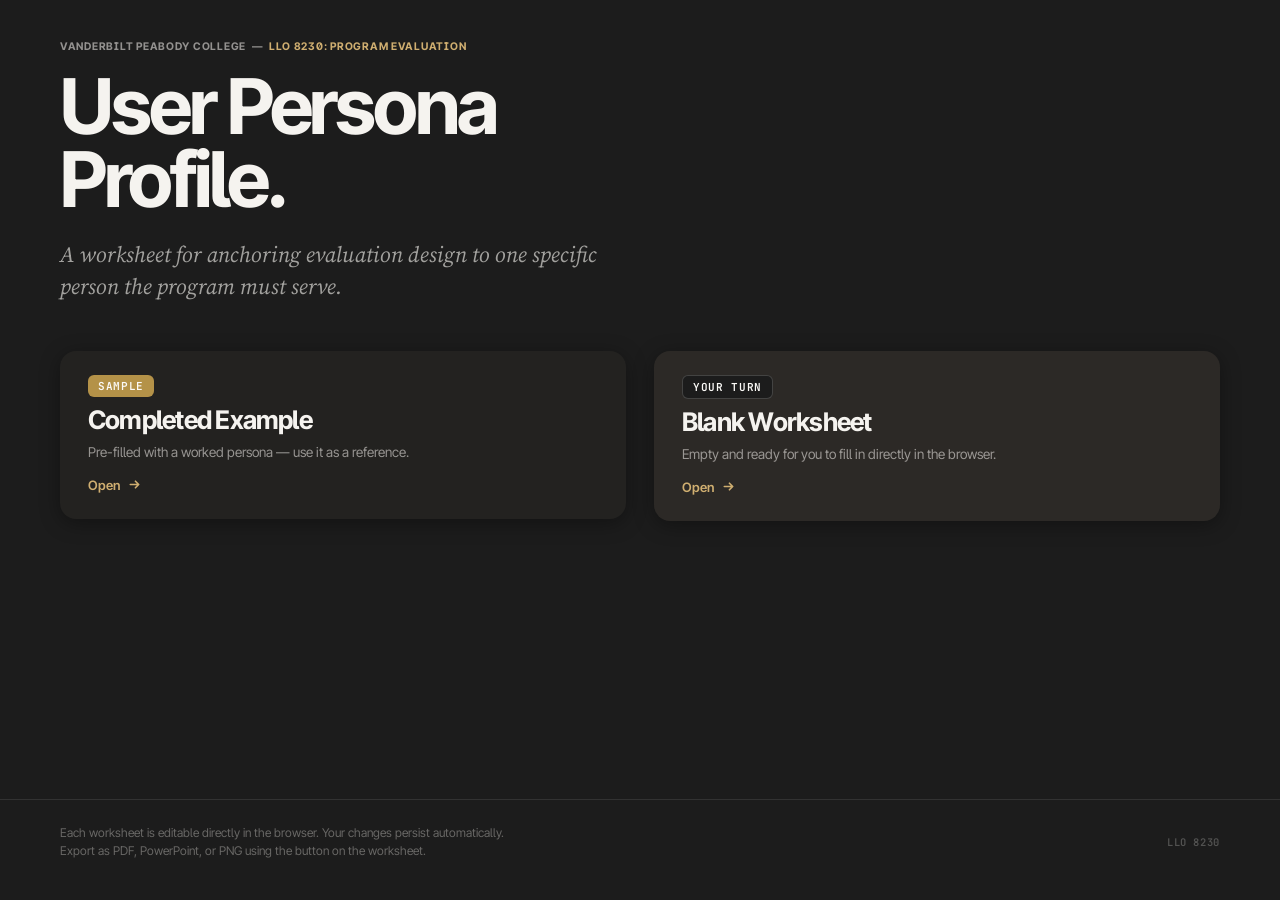
<file: index.html>
<!doctype html>
<html lang="en">
<head>
<meta charset="utf-8" />
<meta name="viewport" content="width=device-width,initial-scale=1" />
<title>User Persona Profile · LLO 8230 · Vanderbilt Peabody</title>

<link rel="preconnect" href="https://fonts.googleapis.com" />
<link rel="preconnect" href="https://fonts.gstatic.com" crossorigin />
<link href="https://fonts.googleapis.com/css2?family=Inter+Tight:wght@400;500;600;700&family=Source+Serif+4:ital,opsz,wght@0,8..60,400;0,8..60,600;1,8..60,400;1,8..60,500&family=JetBrains+Mono:wght@600&display=swap" rel="stylesheet" />

<style>
  *, *::before, *::after { box-sizing: border-box; margin: 0; padding: 0; }

  :root {
    --black:   #1C1C1C;
    --ink:     #2A2825;
    --cream:   #F5F3EF;
    --paper:   #FBFAF7;
    --sand:    #E0D5C0;
    --gold:    #CFAE70;
    --gold-d:  #B49248;
    --oak:     #946E24;
    --rule:    #D8D2C5;
    --muted:   #6F6A60;
    --sans:    "Inter Tight", system-ui, sans-serif;
    --serif:   "Source Serif 4", Georgia, serif;
    --mono:    "JetBrains Mono", ui-monospace, monospace;
  }

  html, body {
    min-height: 100vh;
    background: var(--black);
    color: var(--cream);
    font-family: var(--sans);
    -webkit-font-smoothing: antialiased;
    font-feature-settings: "ss01","ss02","kern";
  }

  /* ── Layout ──────────────────────────────────────── */

  .page {
    min-height: 100vh;
    display: flex;
    flex-direction: column;
  }

  .header {
    padding: 40px 60px 0;
    display: flex;
    flex-direction: column;
    gap: 18px;
  }

  .eyebrow {
    font-size: 10.5px;
    font-weight: 700;
    letter-spacing: 0.07em;
    text-transform: uppercase;
    color: rgba(245,243,239,0.55);
    white-space: nowrap;
  }
  .eyebrow span { color: var(--gold); }

  .hero-title {
    font-family: var(--sans);
    font-size: clamp(40px, 6vw, 80px);
    font-weight: 700;
    letter-spacing: -0.04em;
    line-height: 0.95;
    color: var(--cream);
  }

  .hero-sub {
    font-family: var(--serif);
    font-style: italic;
    font-size: clamp(16px, 2vw, 22px);
    font-weight: 400;
    color: rgba(245,243,239,0.62);
    line-height: 1.45;
    max-width: 580px;
    margin-top: 4px;
  }

  /* ── Cards ───────────────────────────────────────── */

  .cards {
    flex: 1;
    display: grid;
    grid-template-columns: 1fr 1fr;
    gap: 28px;
    padding: 48px 60px 60px;
    align-items: start;
  }

  .card {
    display: flex;
    flex-direction: column;
    gap: 10px;
    padding: 24px 28px 26px;
    border-radius: 16px;
    text-decoration: none;
    outline: none;
    transition: transform 0.18s ease, box-shadow 0.18s ease;
    box-shadow: 0 4px 20px rgba(0,0,0,0.35);
  }
  .card:hover  { transform: translateY(-3px); box-shadow: 0 12px 36px rgba(0,0,0,0.5); }
  .card:focus  { box-shadow: 0 0 0 3px var(--gold), 0 12px 36px rgba(0,0,0,0.5); }
  .card:active { transform: translateY(-1px); }

  .card--example { background: #232220; }
  .card--example .card__tag { background: var(--gold-d); }

  .card--blank { background: #2c2926; }
  .card--blank .card__tag { background: var(--black); border: 1px solid rgba(245,243,239,0.18); }

  .card__tag {
    font-family: var(--mono);
    font-size: 11px;
    font-weight: 600;
    letter-spacing: 0.06em;
    text-transform: uppercase;
    color: var(--paper);
    padding: 4px 10px;
    border-radius: 6px;
    align-self: flex-start;
  }

  .card__title {
    font-family: var(--sans);
    font-size: clamp(20px, 2vw, 26px);
    font-weight: 700;
    letter-spacing: -0.03em;
    line-height: 1.0;
    color: var(--cream);
  }

  .card__desc {
    font-size: 13.5px;
    line-height: 1.5;
    color: rgba(245,243,239,0.55);
  }

  .card__cta {
    margin-top: 4px;
    display: inline-flex;
    align-items: center;
    gap: 7px;
    color: var(--gold);
    font-size: 13px;
    font-weight: 600;
    letter-spacing: 0.01em;
  }
  .card__cta svg { transition: transform 0.15s ease; }
  .card:hover .card__cta svg { transform: translateX(4px); }

  /* ── Footer ──────────────────────────────────────── */

  .footer {
    padding: 0 60px 40px;
    display: flex;
    align-items: center;
    justify-content: space-between;
    gap: 20px;
    border-top: 1px solid rgba(245,243,239,0.1);
    padding-top: 24px;
  }

  .footer__note {
    font-size: 12px;
    color: rgba(245,243,239,0.35);
    line-height: 1.5;
    max-width: 480px;
  }

  .footer__badge {
    font-family: var(--mono);
    font-size: 10.5px;
    font-weight: 600;
    letter-spacing: 0.06em;
    text-transform: uppercase;
    color: rgba(245,243,239,0.25);
    white-space: nowrap;
  }

  /* ── Responsive ──────────────────────────────────── */

  @media (max-width: 720px) {
    .header { padding: 32px 24px 0; }
    .cards  { grid-template-columns: 1fr; padding: 32px 24px 48px; }
    .footer { padding: 20px 24px 32px; flex-direction: column; align-items: flex-start; }
  }
</style>
</head>
<body>

<div class="page">

  <header class="header">
    <p class="eyebrow">Vanderbilt Peabody College &nbsp;—&nbsp; <span>LLO 8230: Program Evaluation</span></p>
    <h1 class="hero-title">User Persona<br>Profile.</h1>
    <p class="hero-sub">A worksheet for anchoring evaluation design to one specific person the program must serve.</p>
  </header>

  <main class="cards">

    <a class="card card--example" href="User Persona Profile - Completed Example.html">
      <span class="card__tag">Sample</span>
      <h2 class="card__title">Completed Example</h2>
      <p class="card__desc">Pre-filled with a worked persona — use it as a reference.</p>
      <span class="card__cta">
        Open
        <svg width="13" height="13" viewBox="0 0 14 14" fill="none" stroke="currentColor" stroke-width="1.8" stroke-linecap="round" stroke-linejoin="round">
          <path d="M2.5 7h9M8 3.5 11.5 7 8 10.5"/>
        </svg>
      </span>
    </a>

    <a class="card card--blank" href="User Persona Profile - Blank.html">
      <span class="card__tag">Your turn</span>
      <h2 class="card__title">Blank Worksheet</h2>
      <p class="card__desc">Empty and ready for you to fill in directly in the browser.</p>
      <span class="card__cta">
        Open
        <svg width="13" height="13" viewBox="0 0 14 14" fill="none" stroke="currentColor" stroke-width="1.8" stroke-linecap="round" stroke-linejoin="round">
          <path d="M2.5 7h9M8 3.5 11.5 7 8 10.5"/>
        </svg>
      </span>
    </a>

  </main>

  <footer class="footer">
    <p class="footer__note">Each worksheet is editable directly in the browser. Your changes persist automatically. Export as PDF, PowerPoint, or PNG using the button on the worksheet.</p>
    <span class="footer__badge">LLO 8230</span>
  </footer>

</div>

</body>
</html>
</file>
